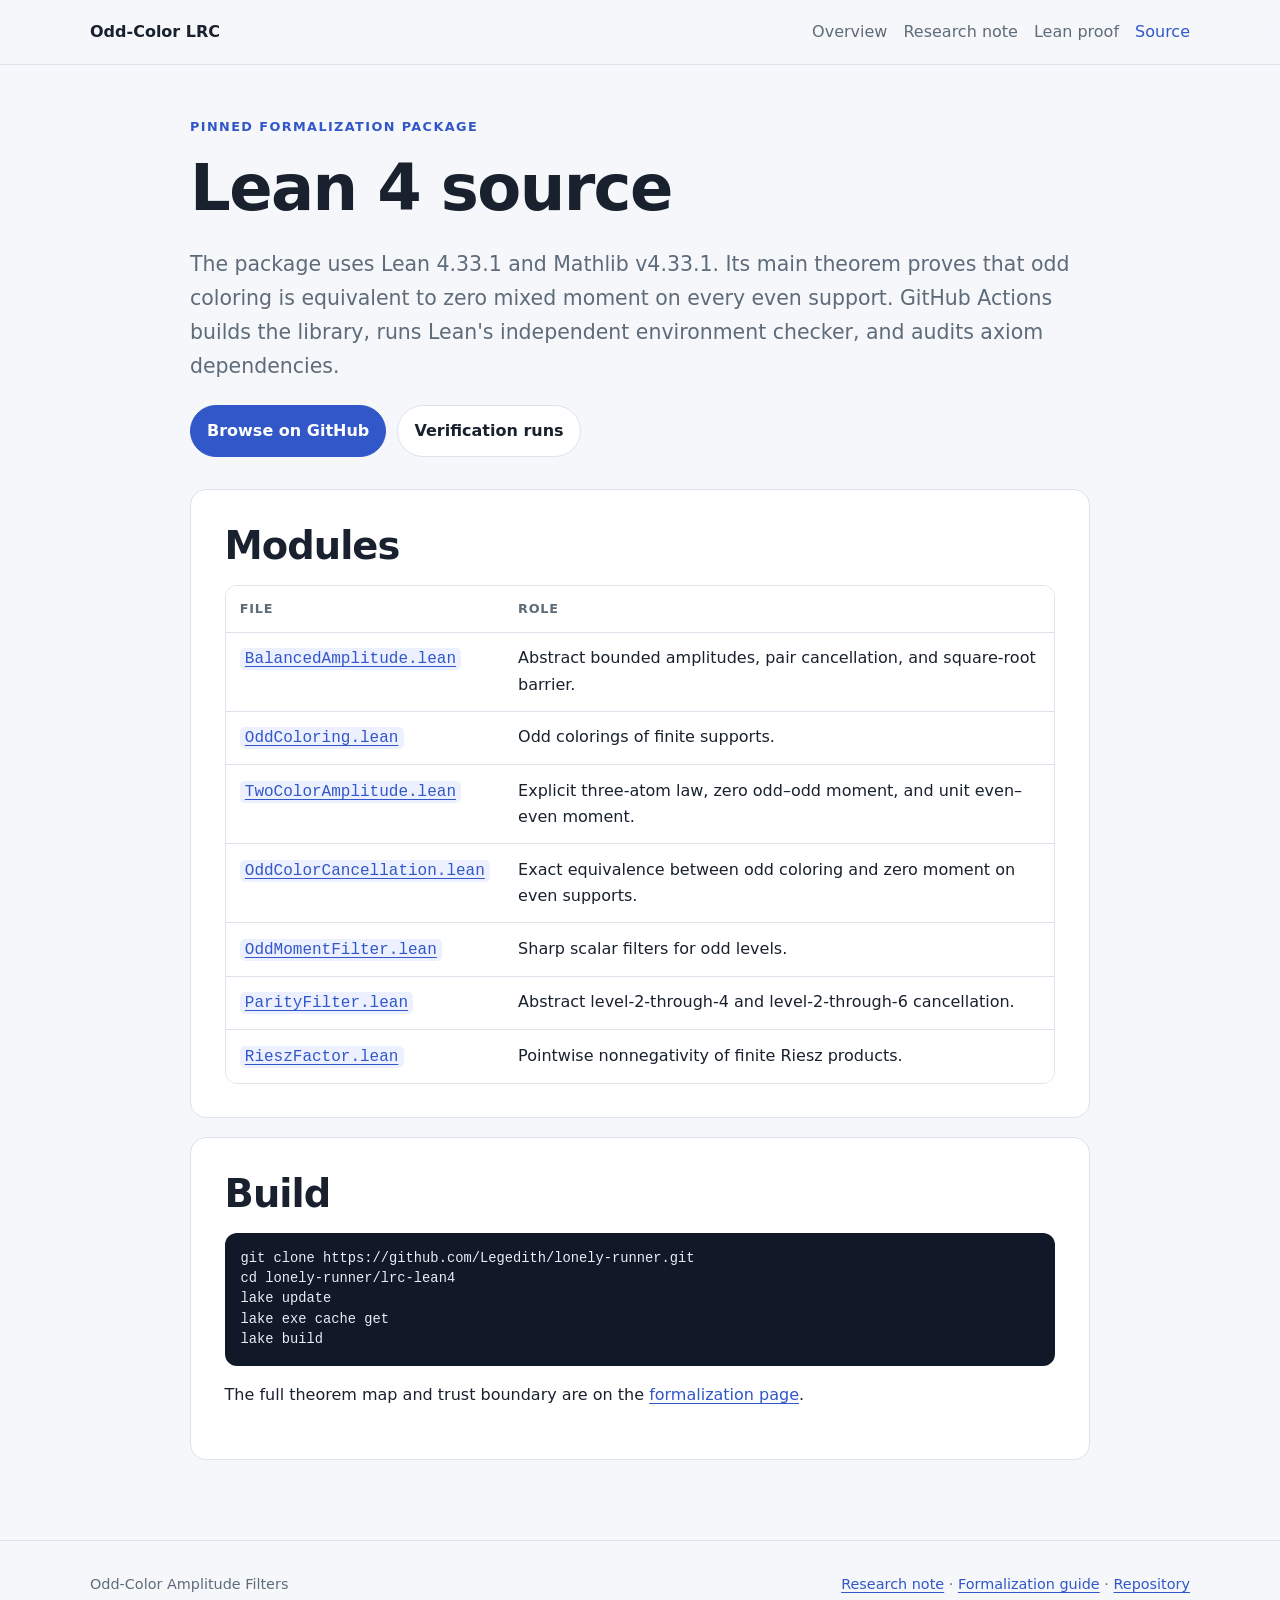
<file: lrc-lean4/index.html>
<!doctype html>
<html lang="en">
<head><meta charset="utf-8"><meta name="viewport" content="width=device-width,initial-scale=1"><meta name="description" content="Lean 4 source index for the exact odd-color amplitude cancellation interface."><title>Lean source — Odd-Color Amplitude Filters</title><link rel="stylesheet" href="../assets/site.css"></head>
<body><a class="skip" href="#main">Skip to content</a><header class="header"><nav class="nav"><a class="brand" href="../index.html">Odd-Color LRC</a><div class="links"><a href="../index.html">Overview</a><a href="../research.html">Research note</a><a href="../formalization.html">Lean proof</a><a aria-current="page" href="index.html">Source</a></div></nav></header>
<main id="main" class="paper"><header class="paper-head"><span class="eyebrow">Pinned formalization package</span><h1>Lean 4 source</h1><p class="lead">The package uses Lean 4.33.1 and Mathlib v4.33.1. Its main theorem proves that odd coloring is equivalent to zero mixed moment on every even support. GitHub Actions builds the library, runs Lean's independent environment checker, and audits axiom dependencies.</p><div class="actions"><a class="button primary" href="https://github.com/Legedith/lonely-runner/tree/master/lrc-lean4">Browse on GitHub</a><a class="button" href="https://github.com/Legedith/lonely-runner/actions/workflows/lrc-lean.yml">Verification runs</a></div></header>
<section class="paper-section"><h2>Modules</h2><div class="table"><table><thead><tr><th>File</th><th>Role</th></tr></thead><tbody><tr><td><a href="https://github.com/Legedith/lonely-runner/blob/master/lrc-lean4/LrcFormalization/BalancedAmplitude.lean"><code>BalancedAmplitude.lean</code></a></td><td>Abstract bounded amplitudes, pair cancellation, and square-root barrier.</td></tr><tr><td><a href="https://github.com/Legedith/lonely-runner/blob/master/lrc-lean4/LrcFormalization/OddColoring.lean"><code>OddColoring.lean</code></a></td><td>Odd colorings of finite supports.</td></tr><tr><td><a href="https://github.com/Legedith/lonely-runner/blob/master/lrc-lean4/LrcFormalization/TwoColorAmplitude.lean"><code>TwoColorAmplitude.lean</code></a></td><td>Explicit three-atom law, zero odd–odd moment, and unit even–even moment.</td></tr><tr><td><a href="https://github.com/Legedith/lonely-runner/blob/master/lrc-lean4/LrcFormalization/OddColorCancellation.lean"><code>OddColorCancellation.lean</code></a></td><td>Exact equivalence between odd coloring and zero moment on even supports.</td></tr><tr><td><a href="https://github.com/Legedith/lonely-runner/blob/master/lrc-lean4/LrcFormalization/OddMomentFilter.lean"><code>OddMomentFilter.lean</code></a></td><td>Sharp scalar filters for odd levels.</td></tr><tr><td><a href="https://github.com/Legedith/lonely-runner/blob/master/lrc-lean4/LrcFormalization/ParityFilter.lean"><code>ParityFilter.lean</code></a></td><td>Abstract level-2-through-4 and level-2-through-6 cancellation.</td></tr><tr><td><a href="https://github.com/Legedith/lonely-runner/blob/master/lrc-lean4/LrcFormalization/RieszFactor.lean"><code>RieszFactor.lean</code></a></td><td>Pointwise nonnegativity of finite Riesz products.</td></tr></tbody></table></div></section>
<section class="paper-section"><h2>Build</h2><pre><code>git clone https://github.com/Legedith/lonely-runner.git
cd lonely-runner/lrc-lean4
lake update
lake exe cache get
lake build</code></pre><p>The full theorem map and trust boundary are on the <a href="../formalization.html">formalization page</a>.</p></section></main>
<footer class="footer"><div class="container"><span>Odd-Color Amplitude Filters</span><span><a href="../research.html">Research note</a> · <a href="../formalization.html">Formalization guide</a> · <a href="https://github.com/Legedith/lonely-runner">Repository</a></span></div></footer></body></html>
</file>
<file: assets/site.css>
:root{--bg:#f5f7fb;--paper:#fff;--ink:#18212d;--muted:#5e6b79;--line:#dde3ea;--blue:#3157c8;--soft:#edf1ff;--green:#176b43;--greenbg:#eaf7f0;--amber:#825600;--amberbg:#fff5d8;--shadow:0 15px 40px rgba(24,33,45,.09);--r:16px;color-scheme:light dark}*{box-sizing:border-box}html{scroll-behavior:smooth}body{margin:0;background:var(--bg);color:var(--ink);font-family:Inter,ui-sans-serif,system-ui,-apple-system,"Segoe UI",sans-serif;line-height:1.66;text-rendering:optimizeLegibility}a{color:var(--blue);text-underline-offset:3px}.skip{position:absolute;left:-9999px}.skip:focus{left:1rem;top:1rem;background:var(--paper);padding:.7rem;z-index:99}.header{position:sticky;top:0;z-index:10;background:color-mix(in srgb,var(--bg) 90%,transparent);backdrop-filter:blur(14px);border-bottom:1px solid var(--line)}.nav,.container{width:min(1100px,calc(100% - 2rem));margin:auto}.nav{min-height:64px;display:flex;align-items:center;justify-content:space-between;gap:1rem}.brand{font-weight:780;color:var(--ink);text-decoration:none}.links{display:flex;gap:1rem;flex-wrap:wrap}.links a{color:var(--muted);text-decoration:none}.links a:hover,.links a[aria-current=page]{color:var(--blue)}.hero{padding:5rem 0 3.5rem}.hero-grid{display:grid;grid-template-columns:minmax(0,1.4fr) minmax(280px,.7fr);gap:2rem}.eyebrow{color:var(--blue);font-size:.8rem;font-weight:760;text-transform:uppercase;letter-spacing:.11em}h1,h2,h3{line-height:1.18;letter-spacing:-.025em}h1{font-size:clamp(2.45rem,6vw,4.8rem);max-width:18ch;margin:.7rem 0 1.1rem}h2{font-size:clamp(1.75rem,3vw,2.45rem);margin:0 0 1rem}h3{font-size:1.25rem;margin:1.5rem 0 .55rem}.lead{font-size:clamp(1.08rem,2vw,1.28rem);color:var(--muted);max-width:74ch}.actions{display:flex;gap:.7rem;flex-wrap:wrap;margin-top:1.4rem}.button{display:inline-flex;padding:.72rem 1rem;border:1px solid var(--line);border-radius:999px;background:var(--paper);color:var(--ink);text-decoration:none;font-weight:700}.button.primary{background:var(--blue);border-color:var(--blue);color:#fff}.card,.status,.paper-section,.theorem,.scope{background:var(--paper);border:1px solid var(--line);border-radius:var(--r)}.status{padding:1.2rem;box-shadow:var(--shadow)}.status h2{font-size:1rem}.row{display:flex;justify-content:space-between;gap:1rem;border-top:1px solid var(--line);padding:.62rem 0}.row:first-of-type{border-top:0}.row span:first-child{color:var(--muted)}.chip{font-size:.76rem;font-weight:750;border-radius:999px;padding:.25rem .58rem}.ok{color:var(--green);background:var(--greenbg)}.warn{color:var(--amber);background:var(--amberbg)}.section{padding:3.7rem 0}.alt{background:color-mix(in srgb,var(--soft) 35%,var(--bg));border-block:1px solid var(--line)}.intro{color:var(--muted);max-width:78ch}.grid{display:grid;grid-template-columns:repeat(3,minmax(0,1fr));gap:1rem;margin-top:1.4rem}.grid.two{grid-template-columns:repeat(2,minmax(0,1fr))}.card{padding:1.2rem}.card h3{margin-top:0}.metric{font-size:1.9rem;color:var(--blue);font-weight:800}.theorem{padding:1.35rem 1.5rem;margin:1.4rem 0;border-left:5px solid var(--blue)}.label{color:var(--blue);font-weight:780}.proof{border-left:3px solid var(--line);padding-left:1rem}.proof:before{content:"Proof. ";font-weight:780}.qed{float:right}.scope{padding:1.25rem}.scope.good{background:color-mix(in srgb,var(--greenbg) 60%,var(--paper))}.scope.caution{background:color-mix(in srgb,var(--amberbg) 60%,var(--paper))}.paper{width:min(900px,calc(100% - 2rem));margin:3rem auto 5rem}.paper-head{margin-bottom:2rem}.paper-head h1{font-size:clamp(2.3rem,5vw,4.2rem)}.meta{color:var(--muted)}.abstract{padding:1.35rem 1.5rem;background:var(--soft);border:1px solid var(--line);border-radius:var(--r)}.abstract h2{font-size:1rem;text-transform:uppercase;letter-spacing:.08em;color:var(--blue)}.paper-section{padding:clamp(1.25rem,3vw,2.1rem);margin:1.15rem 0}.equation{text-align:center;overflow-x:auto;padding:.55rem .2rem}pre{overflow:auto;background:#111827;color:#e8eef7;padding:1rem;border-radius:12px;line-height:1.48;font-size:.86rem}code{font-family:"SFMono-Regular",Consolas,monospace}:not(pre)>code{background:var(--soft);padding:.12rem .32rem;border-radius:5px}.table{overflow:auto;border:1px solid var(--line);border-radius:12px}table{width:100%;border-collapse:collapse;min-width:620px;background:var(--paper)}th,td{text-align:left;vertical-align:top;padding:.78rem .88rem;border-bottom:1px solid var(--line)}th{font-size:.8rem;text-transform:uppercase;letter-spacing:.06em;color:var(--muted)}tr:last-child td{border-bottom:0}.toc{columns:2}.refs li{margin-bottom:.8rem}.footer{border-top:1px solid var(--line);padding:2rem 0 3rem;color:var(--muted);font-size:.9rem}.footer .container{display:flex;justify-content:space-between;gap:1rem;flex-wrap:wrap}@media(max-width:820px){.hero-grid,.grid,.grid.two{grid-template-columns:1fr}.toc{columns:1}.nav{align-items:flex-start;padding:.8rem 0}}@media(max-width:560px){.nav{display:block}.links{margin-top:.5rem}.row{display:block}}@media(prefers-color-scheme:dark){:root{--bg:#0d1118;--paper:#141b24;--ink:#e8edf4;--muted:#a6b0bd;--line:#2a3440;--blue:#9db4ff;--soft:#18223c;--green:#82d8aa;--greenbg:#142a21;--amber:#f0c66f;--amberbg:#2b2414;--shadow:0 15px 40px rgba(0,0,0,.25)}.button.primary{color:#111827}}
</file>
